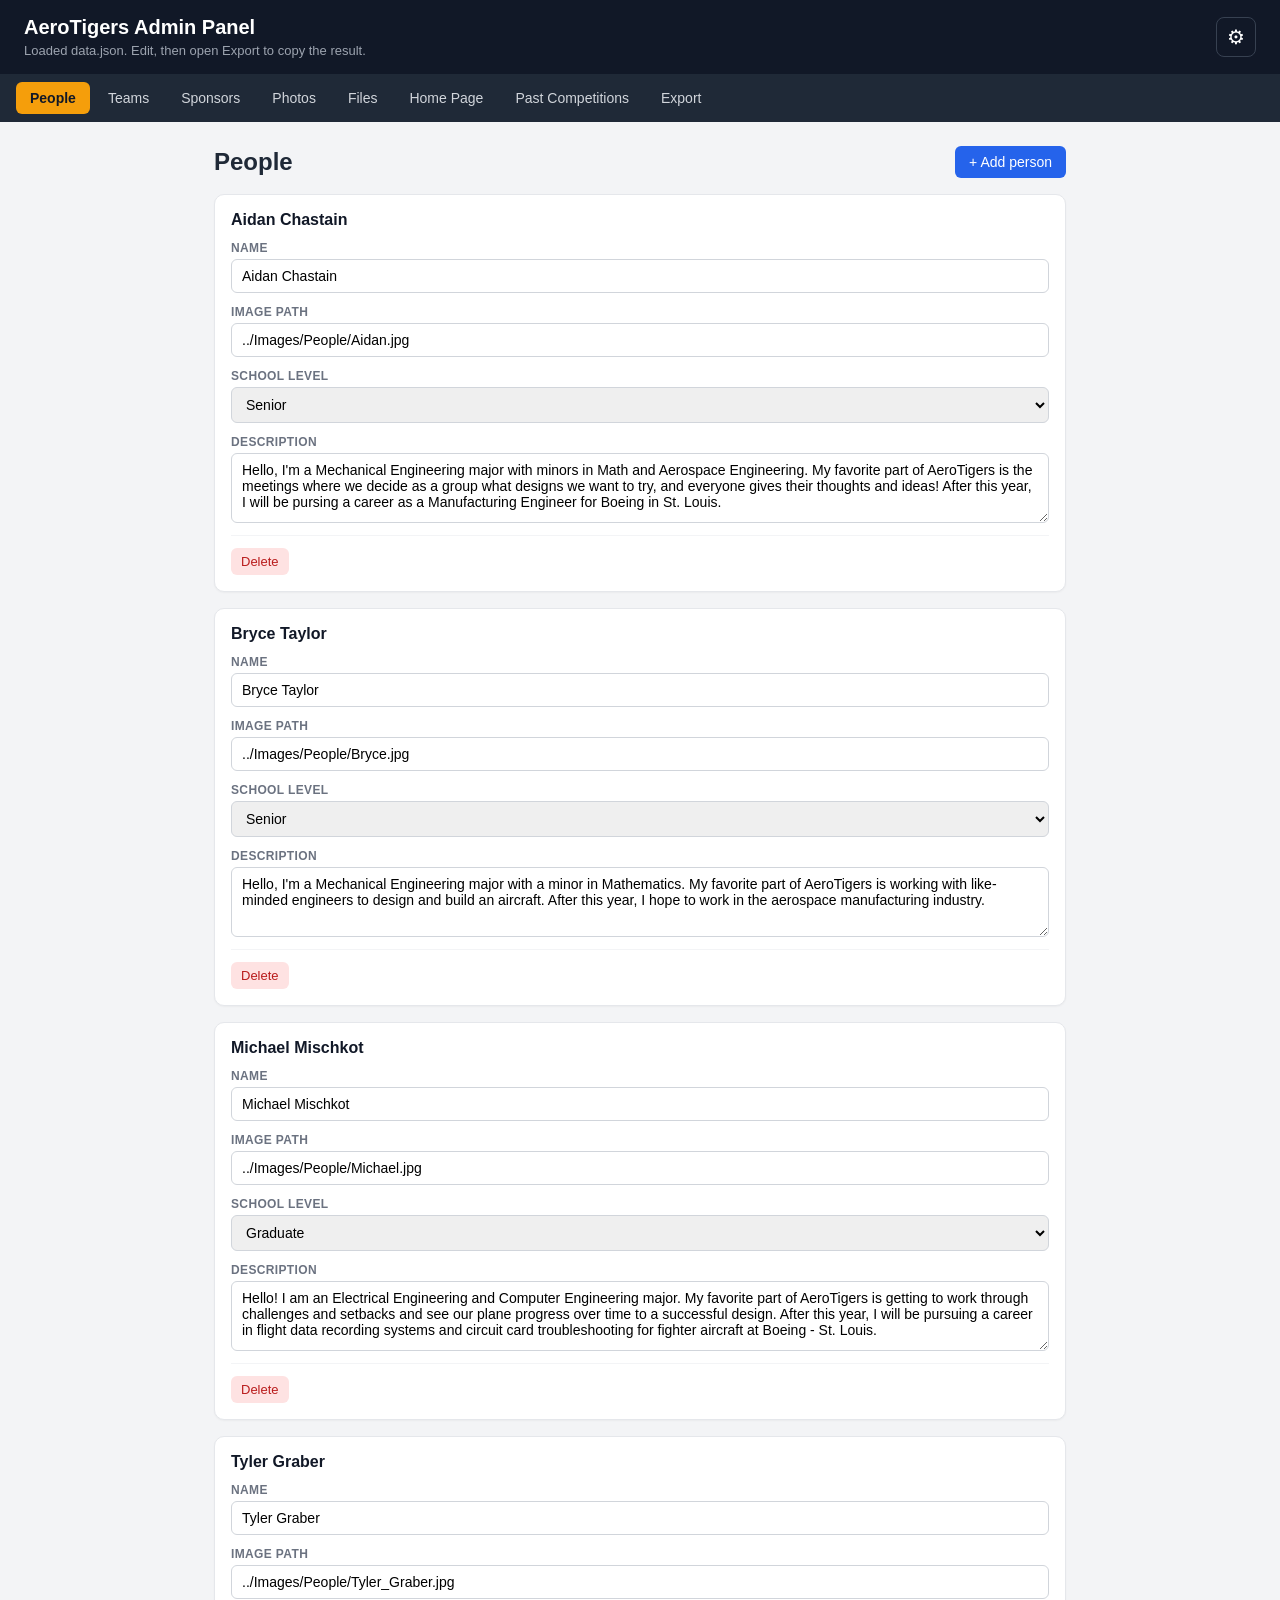
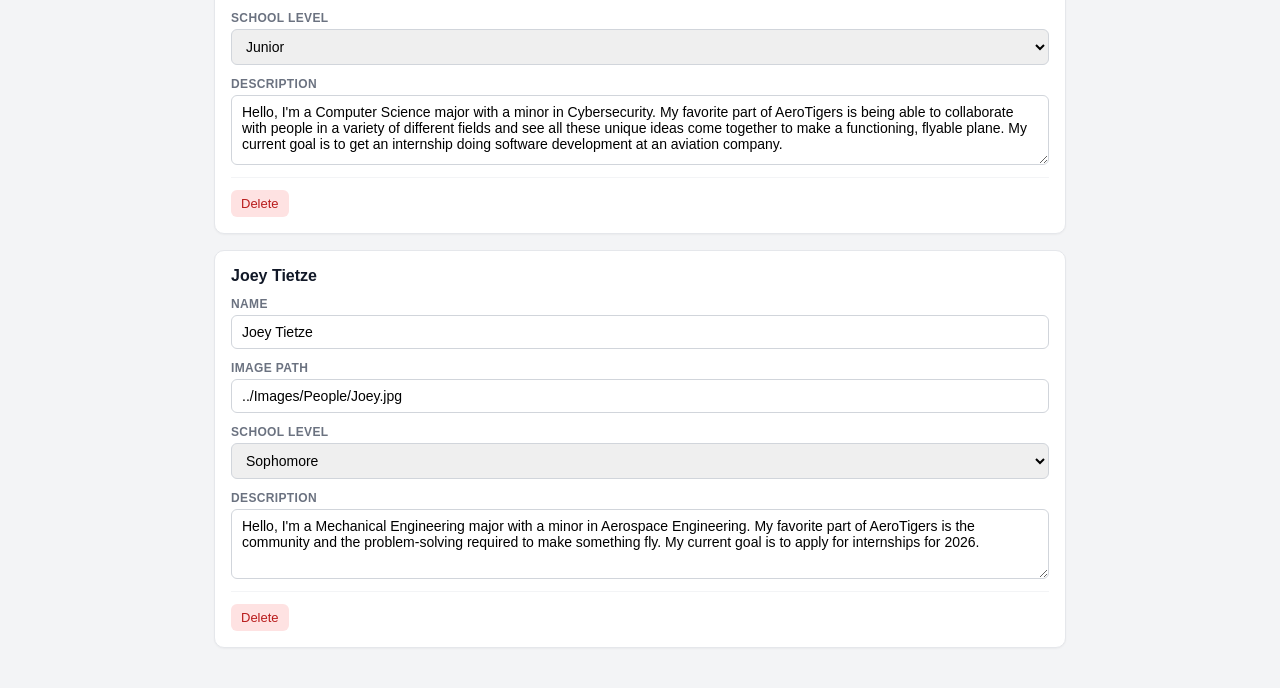
<file: Admin/admin.html>
<html>
<head>
    <meta charset="UTF-8">
    <link rel="icon" type="image/x-icon" href="../Images/aerotigers-logo.webp">
    <meta name="viewport" content="width=device-width, initial-scale=1.0">
    <title>AeroTigers Admin Panel</title>
    <link rel="stylesheet" href="admin.css">
</head>
<body>
    <header class="admin-header">
        <div class="header-text">
            <h1>AeroTigers Admin Panel</h1>
            <p class="status" id="status">Loading data…</p>
        </div>
        <button class="settings-btn" id="settings-btn" title="Settings" aria-label="Settings">⚙</button>
    </header>

    <div class="modal-overlay" id="settings-modal" hidden>
        <div class="modal">
            <div class="modal-head">
                <h2>Settings</h2>
                <button class="modal-close" id="settings-close" aria-label="Close">✕</button>
            </div>
            <label class="field">
                <span>Data source</span>
                <select id="setting-import">
                    <option value="default">Auto-load from existing data.json</option>
                    <option value="allow">Let me paste my own JSON</option>
                </select>
            </label>
            <p class="setting-hint">Auto-load uses the site's current data.json. Choosing
               "Let me paste my own JSON" adds an Import tab where you can paste a data.json
               to edit instead.</p>
        </div>
    </div>

    <nav class="tabs" id="tabs">
        <button data-tab="people" class="active">People</button>
        <button data-tab="teams">Teams</button>
        <button data-tab="sponsors">Sponsors</button>
        <button data-tab="photos">Photos</button>
        <button data-tab="files">Files</button>
        <button data-tab="home">Home Page</button>
        <button data-tab="history">Past Competitions</button>
        <button data-tab="export">Export</button>
        <button data-tab="import" id="tab-btn-import" hidden>Import</button>
    </nav>

    <main>
        <section class="tab-panel active" id="tab-people">
            <div class="panel-head"><h2>People</h2><button class="add" id="add-person">+ Add person</button></div>
            <div class="list" id="people-list"></div>
        </section>

        <section class="tab-panel" id="tab-teams">
            <div class="panel-head"><h2>Teams</h2><button class="add" id="add-team">+ Add team</button></div>
            <div class="list" id="teams-list"></div>
        </section>

        <section class="tab-panel" id="tab-sponsors">
            <div class="panel-head"><h2>Sponsors</h2><button class="add" id="add-sponsor">+ Add sponsor</button></div>
            <div class="card" id="donate-card"></div>
            <div class="list" id="sponsors-list"></div>
        </section>

        <section class="tab-panel" id="tab-photos">
            <div class="panel-head"><h2>Photos</h2><button class="add" id="add-photo-year">+ Add year</button></div>
            <div class="list" id="photos-list"></div>
        </section>

        <section class="tab-panel" id="tab-files">
            <div class="panel-head"><h2>Files (Proposals)</h2><button class="add" id="add-proposal">+ Add proposal</button></div>
            <div class="list" id="proposals-list"></div>
        </section>

        <section class="tab-panel" id="tab-home">
            <div class="panel-head"><h2>Home Page Widgets</h2><button class="add" id="add-home">+ Add widget</button></div>
            <div class="list" id="home-list"></div>
        </section>

        <section class="tab-panel" id="tab-history">
            <div class="panel-head"><h2>Past Competitions</h2><button class="add" id="add-history">+ Add competition</button></div>
            <div class="list" id="history-list"></div>
        </section>

        <section class="tab-panel" id="tab-export">
            <div class="panel-head"><h2>Export</h2></div>
            <p>Copy the text below and paste it into <code>data.json</code> on your host
               (replacing the whole file).</p>
            <div class="button-row">
                <button class="add" id="copy">Copy to clipboard</button>
            </div>
            <textarea id="output" spellcheck="false"></textarea>
        </section>

        <section class="tab-panel" id="tab-import">
            <div class="panel-head"><h2>Import</h2></div>
            <p>Paste your current <code>data.json</code> here and click Load to keep editing.</p>
            <button class="add" id="import-btn">Load pasted JSON</button>
            <textarea id="import" spellcheck="false" placeholder="Paste data.json contents here…"></textarea>
        </section>
    </main>

    <script src="lib/Sortable.min.js"></script>
    <script src="admin.js"></script>
</body>
</html>
</file>
<file: Admin/admin.css>
* { box-sizing: border-box; }

body {
    margin: 0;
    font-family: -apple-system, "Segoe UI", Roboto, Arial, sans-serif;
    background: #f3f4f6;
    color: #1f2937;
}

.admin-header {
    display: flex;
    align-items: center;
    justify-content: space-between;
    background: #111827;
    color: #fff;
    padding: 16px 24px;
}
.admin-header h1 { margin: 0 0 4px; font-size: 20px; }
.status { margin: 0; font-size: 13px; color: #9ca3af; }

.settings-btn {
    background: transparent;
    border: 1px solid #374151;
    color: #fff;
    font-size: 20px;
    width: 40px;
    height: 40px;
    border-radius: 8px;
    cursor: pointer;
}
.settings-btn:hover { background: #374151; }

/* ----- Settings modal ----- */
.modal-overlay {
    position: fixed;
    inset: 0;
    background: rgba(0, 0, 0, .5);
    display: flex;
    align-items: center;
    justify-content: center;
    z-index: 100;
}
.modal-overlay[hidden] { display: none; }
.modal {
    background: #fff;
    color: #1f2937;
    border-radius: 12px;
    padding: 20px;
    width: 90%;
    max-width: 420px;
    box-shadow: 0 10px 30px rgba(0, 0, 0, .25);
}
.modal-head {
    display: flex;
    align-items: center;
    justify-content: space-between;
    margin-bottom: 16px;
}
.modal-head h2 { margin: 0; font-size: 18px; }
.modal-close {
    background: transparent;
    border: none;
    font-size: 18px;
    cursor: pointer;
    color: #6b7280;
}
.setting-hint { font-size: 13px; color: #6b7280; margin: 8px 0 0; }
.tabs button[hidden] { display: none; }

.tabs {
    display: flex;
    flex-wrap: wrap;
    gap: 4px;
    padding: 8px 16px;
    background: #1f2937;
    position: sticky;
    top: 0;
    z-index: 10;
}
.tabs button {
    background: transparent;
    color: #d1d5db;
    border: none;
    padding: 8px 14px;
    border-radius: 6px;
    cursor: pointer;
    font-size: 14px;
}
.tabs button:hover { background: #374151; }
.tabs button.active { background: #f59e0b; color: #111827; font-weight: 600; }

main { padding: 24px; max-width: 900px; margin: 0 auto; }

.tab-panel { display: none; }
.tab-panel.active { display: block; }

.panel-head {
    display: flex;
    align-items: center;
    justify-content: space-between;
    margin-bottom: 16px;
}
.panel-head h2 { margin: 0; }

.card {
    position: relative;
    background: #fff;
    border: 1px solid #e5e7eb;
    border-radius: 10px;
    padding: 16px;
    margin-bottom: 16px;
    box-shadow: 0 1px 2px rgba(0, 0, 0, .04);
}
.card h3 { margin: 0 0 12px; font-size: 16px; color: #111827; }

.drag-handle {
    position: absolute;
    top: 10px;
    right: 12px;
    cursor: grab;
    color: #9ca3af;
    font-size: 20px;
    line-height: 1;
    user-select: none;
}
.drag-handle:active { cursor: grabbing; }

/* SortableJS state classes */
.sortable-ghost { opacity: .35; }
.sortable-chosen { box-shadow: 0 0 0 2px #f59e0b; }

@keyframes flashHighlight {
    0%   { box-shadow: 0 0 0 3px #f59e0b; background: #fffbeb; }
    100% { box-shadow: 0 1px 2px rgba(0, 0, 0, .04); background: #fff; }
}
.card.flash { animation: flashHighlight 1.5s ease; }

.field { display: block; margin-bottom: 12px; }
.field > span {
    display: block;
    font-size: 12px;
    font-weight: 600;
    color: #6b7280;
    margin-bottom: 4px;
    text-transform: uppercase;
    letter-spacing: .03em;
}
.field input,
.field select,
.field textarea,
.row input,
.row textarea {
    width: 100%;
    padding: 8px 10px;
    border: 1px solid #d1d5db;
    border-radius: 6px;
    font-size: 14px;
    font-family: inherit;
}
textarea { min-height: 70px; resize: vertical; }

.subsection {
    border-top: 1px dashed #e5e7eb;
    margin-top: 12px;
    padding-top: 12px;
}
.subsection h4 { margin: 0 0 10px; font-size: 13px; color: #374151; }

.subcard {
    background: #f9fafb;
    border: 1px solid #e5e7eb;
    border-radius: 8px;
    padding: 12px;
    margin-bottom: 10px;
}

.row {
    display: flex;
    gap: 8px;
    align-items: flex-start;
    margin-bottom: 10px;
}
.row > label,
.row > input,
.row > textarea { flex: 1; }

.actions {
    display: flex;
    gap: 8px;
    margin-top: 12px;
    border-top: 1px solid #f3f4f6;
    padding-top: 12px;
}

.button-row { display: flex; gap: 8px; }

button { cursor: pointer; }

.add {
    border: none;
    border-radius: 6px;
    padding: 8px 14px;
    font-size: 14px;
    background: #2563eb;
    color: #fff;
}
.add:hover { background: #1d4ed8; }

button.small {
    border: none;
    border-radius: 6px;
    padding: 6px 10px;
    font-size: 13px;
    background: #e5e7eb;
    color: #111827;
}
button.small:hover { background: #d1d5db; }

.danger {
    border: none;
    border-radius: 6px;
    padding: 8px 14px;
    font-size: 14px;
    background: #dc2626;
    color: #fff;
}
.danger:hover { background: #b91c1c; }

button.danger.small { background: #fee2e2; color: #b91c1c; }
button.danger.small:hover { background: #fecaca; }

#output,
#import {
    width: 100%;
    min-height: 280px;
    font-family: monospace;
    font-size: 13px;
    margin-top: 12px;
    padding: 12px;
    border: 1px solid #d1d5db;
    border-radius: 8px;
}

hr { border: none; border-top: 1px solid #e5e7eb; margin: 24px 0; }
code { background: #e5e7eb; padding: 1px 5px; border-radius: 4px; font-size: 13px; }
</file>
